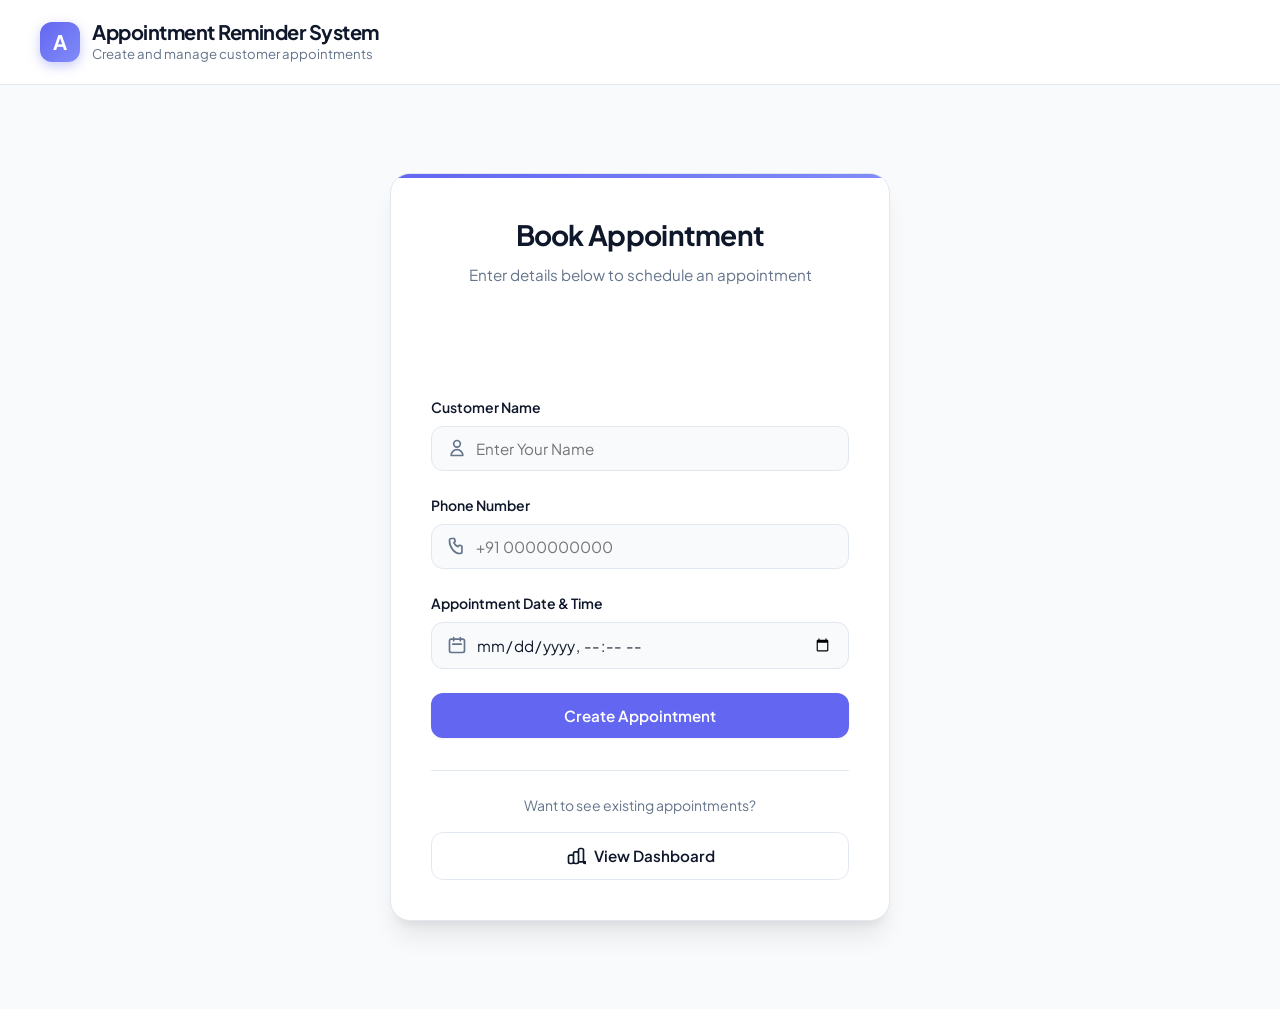
<file: frontend/index.html>
<!DOCTYPE html>
<html lang="en">
<head>
    <meta charset="UTF-8">
    <meta name="viewport" content="width=device-width, initial-scale=1.0">
    <title>Create Appointment | Appointment Reminder System</title>
    <link rel="stylesheet" href="style.css">
</head>
<body>

    <!-- Header Section -->
    <header>
        <div class="header-container">
            <div class="logo-section">
                <div class="logo-icon">A</div>
                <div class="logo-title">
                    <h1>Appointment Reminder System</h1>
                    <p>Create and manage customer appointments</p>
                </div>
            </div>
            <div>
                <!-- Extra desktop nav elements if needed, or empty -->
            </div>
        </div>
    </header>

    <!-- Main Container -->
    <main>
        <div class="form-container">
            <div class="card">
                
                <div class="card-header">
                    <h2>Book Appointment</h2>
                    <p>Enter details below to schedule an appointment</p>
                </div>

                <!-- Alert Banner for Inline Message Feedback -->
                <div id="alertBanner" class="alert">
                    <svg class="alert-icon" fill="none" stroke="currentColor" viewBox="0 0 24 24" xmlns="http://www.w3.org/2000/svg">
                        <path stroke-linecap="round" stroke-linejoin="round" stroke-width="2" d=""></path>
                    </svg>
                    <span id="alertMessage" class="alert-message"></span>
                </div>

                <!-- Appointment Form -->
                <form id="appointmentForm" novalidate>
                    
                    <!-- Customer Name -->
                    <div class="form-group">
                        <label for="name" class="form-label">Customer Name</label>
                        <div class="input-wrapper">
                            <span class="input-icon">
                                <svg fill="none" stroke="currentColor" viewBox="0 0 24 24" xmlns="http://www.w3.org/2000/svg">
                                    <path stroke-linecap="round" stroke-linejoin="round" stroke-width="2" d="M16 7a4 4 0 11-8 0 4 4 0 018 0zM12 14a7 7 0 00-7 7h14a7 7 0 00-7-7z"></path>
                                </svg>
                            </span>
                            <input 
                                type="text" 
                                id="name" 
                                class="form-control" 
                                placeholder="Enter Your Name" 
                                required
                            >
                        </div>
                    </div>

                    <!-- Phone Number -->
                    <div class="form-group">
                        <label for="phone" class="form-label">Phone Number</label>
                        <div class="input-wrapper">
                            <span class="input-icon">
                                <svg fill="none" stroke="currentColor" viewBox="0 0 24 24" xmlns="http://www.w3.org/2000/svg">
                                    <path stroke-linecap="round" stroke-linejoin="round" stroke-width="2" d="M3 5a2 2 0 012-2h3.28a1 1 0 01.94.725l.548 2.2a1 1 0 01-.321.988l-1.305.98a10.582 10.582 0 004.872 4.872l.98-1.305a1 1 0 01.988-.321l2.2.548a1 1 0 01.725.94V19a2 2 0 01-2 2h-1C9.716 21 3 14.284 3 6V5z"></path>
                                </svg>
                            </span>
                            <input 
                                type="tel" 
                                id="phone" 
                                class="form-control" 
                                placeholder="+91 0000000000" 
                                required
                            >
                        </div>
                    </div>

                    <!-- Appointment Date & Time -->
                    <div class="form-group">
                        <label for="time" class="form-label">Appointment Date & Time</label>
                        <div class="input-wrapper">
                            <span class="input-icon">
                                <svg fill="none" stroke="currentColor" viewBox="0 0 24 24" xmlns="http://www.w3.org/2000/svg">
                                    <path stroke-linecap="round" stroke-linejoin="round" stroke-width="2" d="M8 7V3m8 4V3m-9 8h10M5 21h14a2 2 0 002-2V7a2 2 0 00-2-2H5a2 2 0 00-2 2v12a2 2 0 002 2z"></path>
                                </svg>
                            </span>
                            <input 
                                type="datetime-local" 
                                id="time" 
                                class="form-control" 
                                required
                            >
                        </div>
                    </div>

                    <!-- Submit Button -->
                    <button type="submit" id="submitBtn" class="btn btn-primary">
                        <div class="spinner"></div>
                        <span>Create Appointment</span>
                    </button>
                </form>

                <!-- Footer with Navigation to Dashboard -->
                <div class="card-footer">
                    <p class="card-footer-text">Want to see existing appointments?</p>
                    <a href="dashboard.html" class="btn btn-outline">
                        <svg style="width: 1.25rem; height: 1.25rem;" fill="none" stroke="currentColor" viewBox="0 0 24 24" xmlns="http://www.w3.org/2000/svg">
                            <path stroke-linecap="round" stroke-linejoin="round" stroke-width="2" d="M9 19v-6a2 2 0 00-2-2H5a2 2 0 00-2 2v6a2 2 0 002 2h2a2 2 0 002-2zm0 0V9a2 2 0 012-2h2a2 2 0 012 2v10m-6 0a2 2 0 002 2h2a2 2 0 002-2m0 0V5a2 2 0 012-2h2a2 2 0 012 2v14a2 2 0 002 2h2a2 2 0 002-2z"></path>
                        </svg>
                        View Dashboard
                    </a>
                </div>

            </div>
        </div>
    </main>

    <!-- Floating Toast Overlay container -->
    <div id="toastContainer" class="toast-container"></div>

    <script src="script.js"></script>
</body>
</html>
</file>
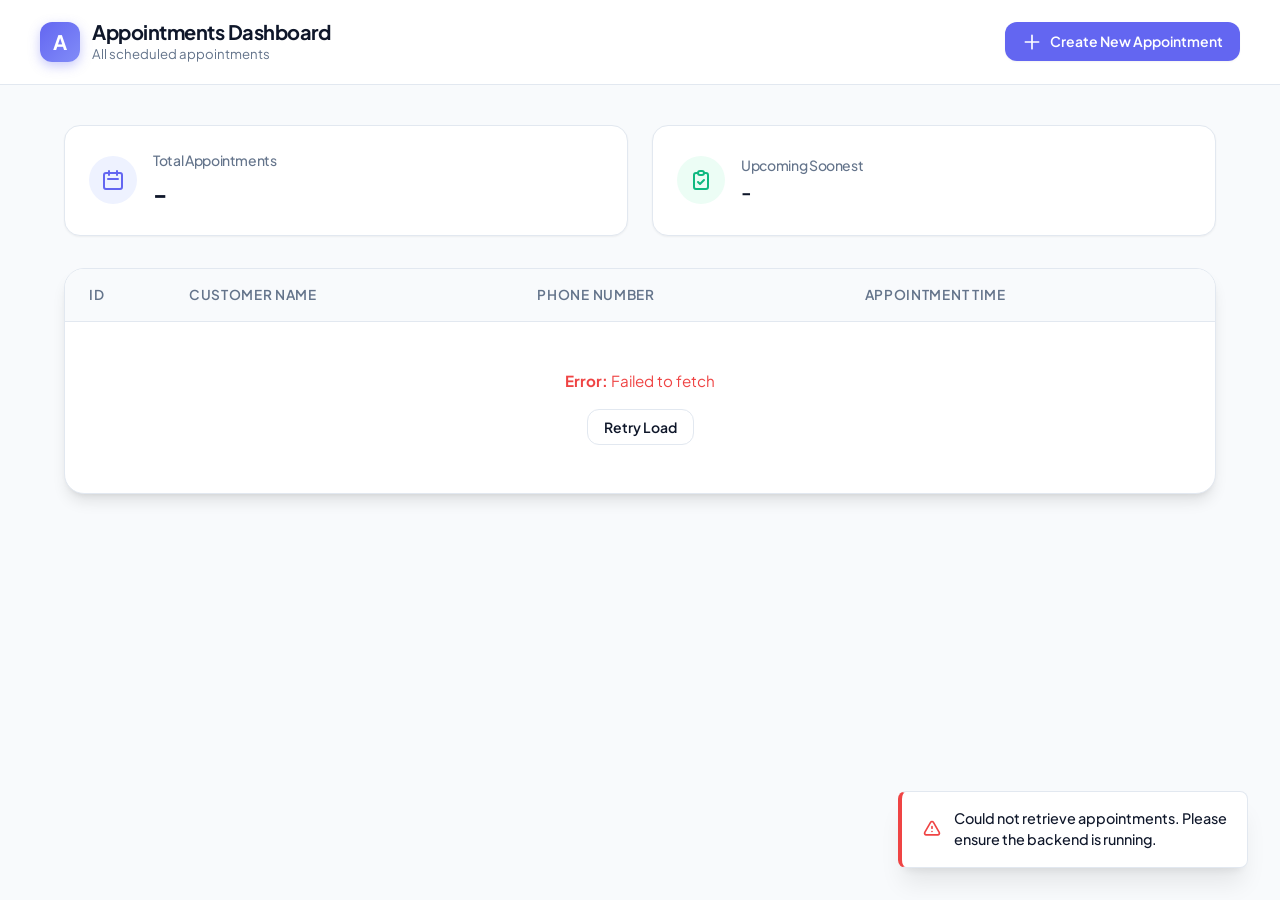
<file: frontend/dashboard.html>
<!DOCTYPE html>
<html lang="en">
<head>
    <meta charset="UTF-8">
    <meta name="viewport" content="width=device-width, initial-scale=1.0">
    <title>Appointments Dashboard | Appointment Reminder System</title>
    <link rel="stylesheet" href="style.css">
</head>
<body>

    <!-- Header Section -->
    <header>
        <div class="header-container">
            <div class="logo-section">
                <div class="logo-icon">A</div>
                <div class="logo-title">
                    <h1>Appointments Dashboard</h1>
                    <p>All scheduled appointments</p>
                </div>
            </div>
            <div>
                <!-- Create New Appointment Button -->
                <a href="index.html" class="btn btn-primary btn-sm">
                    <svg style="width: 1.25rem; height: 1.25rem;" fill="none" stroke="currentColor" viewBox="0 0 24 24" xmlns="http://www.w3.org/2000/svg">
                        <path stroke-linecap="round" stroke-linejoin="round" stroke-width="2" d="M12 4v16m8-8H4"></path>
                    </svg>
                    Create New Appointment
                </a>
            </div>
        </div>
    </header>

    <!-- Main Container -->
    <main>
        
        <!-- Stats summary cards for high-fidelity SaaS dashboard appearance -->
        <div class="stats-grid">
            <div class="stat-card">
                <div class="stat-icon">
                    <svg fill="none" stroke="currentColor" viewBox="0 0 24 24" xmlns="http://www.w3.org/2000/svg">
                        <path stroke-linecap="round" stroke-linejoin="round" stroke-width="2" d="M8 7V3m8 4V3m-9 8h10M5 21h14a2 2 0 002-2V7a2 2 0 00-2-2H5a2 2 0 00-2 2v12a2 2 0 002 2z"></path>
                    </svg>
                </div>
                <div class="stat-details">
                    <h3>Total Appointments</h3>
                    <div id="statTotal" class="stat-value">-</div>
                </div>
            </div>
            
            <div class="stat-card">
                <div class="stat-icon" style="background-color: var(--success-light); color: var(--success);">
                    <svg fill="none" stroke="currentColor" viewBox="0 0 24 24" xmlns="http://www.w3.org/2000/svg">
                        <path stroke-linecap="round" stroke-linejoin="round" stroke-width="2" d="M9 5H7a2 2 0 00-2 2v12a2 2 0 002 2h10a2 2 0 002-2V7a2 2 0 00-2-2h-2M9 5a2 2 0 002 2h2a2 2 0 002-2M9 5a2 2 0 012-2h2a2 2 0 012 2m-6 9l2 2 4-4"></path>
                    </svg>
                </div>
                <div class="stat-details">
                    <h3>Upcoming Soonest</h3>
                    <div id="statNext" class="stat-value" style="font-size: 1.1rem; line-height: 1.4;">-</div>
                </div>
            </div>
        </div>

        <!-- Main Table / Content Card -->
        <div class="table-card">
            
            <!-- Table element -->
            <div class="table-responsive">
                <table class="table" id="appointmentsTable">
                    <thead>
                        <tr>
                            <th style="width: 100px;">ID</th>
                            <th>Customer Name</th>
                            <th>Phone Number</th>
                            <th>Appointment Time</th>
                        </tr>
                    </thead>
                    <tbody id="tableBody">
                        <!-- Skeletons render during load -->
                        <tr class="skeleton-row">
                            <td><div class="skeleton-text" style="width: 40px;"></div></td>
                            <td><div class="skeleton-text" style="width: 140px;"></div></td>
                            <td><div class="skeleton-text" style="width: 120px;"></div></td>
                            <td><div class="skeleton-text" style="width: 180px;"></div></td>
                        </tr>
                        <tr class="skeleton-row">
                            <td><div class="skeleton-text" style="width: 40px;"></div></td>
                            <td><div class="skeleton-text" style="width: 160px;"></div></td>
                            <td><div class="skeleton-text" style="width: 100px;"></div></td>
                            <td><div class="skeleton-text" style="width: 180px;"></div></td>
                        </tr>
                        <tr class="skeleton-row">
                            <td><div class="skeleton-text" style="width: 40px;"></div></td>
                            <td><div class="skeleton-text" style="width: 110px;"></div></td>
                            <td><div class="skeleton-text" style="width: 115px;"></div></td>
                            <td><div class="skeleton-text" style="width: 180px;"></div></td>
                        </tr>
                    </tbody>
                </table>
            </div>

            <!-- Empty State Display -->
            <div id="emptyState" class="empty-state">
                <svg fill="none" stroke="currentColor" viewBox="0 0 24 24" xmlns="http://www.w3.org/2000/svg">
                    <path stroke-linecap="round" stroke-linejoin="round" stroke-width="2" d="M12 8v4l3 3m6-3a9 9 0 11-18 0 9 9 0 0118 0z"></path>
                </svg>
                <h3>No Appointments Scheduled</h3>
                <p>There are currently no customer appointments on the books. Get started by booking a new one.</p>
                <a href="index.html" class="btn btn-primary" style="width: auto;">
                    Schedule Appointment
                </a>
            </div>

        </div>
    </main>

    <!-- Floating Toast Overlay container -->
    <div id="toastContainer" class="toast-container"></div>

    <script src="script.js"></script>
</body>
</html>
</file>
<file: frontend/style.css>
@import url('https://fonts.googleapis.com/css2?family=Plus+Jakarta+Sans:wght@300;400;500;600;700;800&display=swap');

:root {
    --font-sans: 'Plus Jakarta Sans', system-ui, -apple-system, sans-serif;
    
    /* Colors */
    --bg-main: #f8fafc;
    --bg-card: #ffffff;
    --primary: #6366f1;
    --primary-hover: #4f46e5;
    --primary-light: #eef2ff;
    
    --success: #10b981;
    --success-light: #ecfdf5;
    --success-hover: #059669;
    
    --error: #ef4444;
    --error-light: #fef2f2;
    --error-hover: #dc2626;
    
    --text-main: #0f172a;
    --text-muted: #64748b;
    --border: #e2e8f0;
    
    /* Shadows */
    --shadow-sm: 0 1px 2px 0 rgba(0, 0, 0, 0.05);
    --shadow-md: 0 4px 6px -1px rgba(0, 0, 0, 0.1), 0 2px 4px -2px rgba(0, 0, 0, 0.1);
    --shadow-lg: 0 10px 15px -3px rgba(0, 0, 0, 0.1), 0 4px 6px -4px rgba(0, 0, 0, 0.1);
    --shadow-xl: 0 20px 25px -5px rgba(0, 0, 0, 0.08), 0 8px 10px -6px rgba(0, 0, 0, 0.08);
    
    /* Animations */
    --transition-fast: 0.15s cubic-bezier(0.4, 0, 0.2, 1);
    --transition-normal: 0.25s cubic-bezier(0.4, 0, 0.2, 1);
}

* {
    margin: 0;
    padding: 0;
    box-sizing: border-box;
}

body {
    font-family: var(--font-sans);
    background-color: var(--bg-main);
    color: var(--text-main);
    line-height: 1.5;
    min-height: 100vh;
    display: flex;
    flex-direction: column;
}

/* Typography */
h1, h2, h3, h4 {
    font-weight: 700;
    color: var(--text-main);
    letter-spacing: -0.025em;
}

/* Header & Navbar */
header {
    background-color: var(--bg-card);
    border-bottom: 1px solid var(--border);
    padding: 1.25rem 2rem;
    position: sticky;
    top: 0;
    z-index: 10;
}

.header-container {
    max-width: 1200px;
    margin: 0 auto;
    display: flex;
    justify-content: space-between;
    align-items: center;
}

.logo-section {
    display: flex;
    align-items: center;
    gap: 0.75rem;
}

.logo-icon {
    width: 2.5rem;
    height: 2.5rem;
    background: linear-gradient(135deg, var(--primary), #818cf8);
    border-radius: 0.75rem;
    display: flex;
    align-items: center;
    justify-content: center;
    color: white;
    font-weight: 700;
    font-size: 1.25rem;
    box-shadow: 0 4px 12px rgba(99, 102, 241, 0.35);
}

.logo-title h1 {
    font-size: 1.25rem;
    line-height: 1.2;
}

.logo-title p {
    font-size: 0.825rem;
    color: var(--text-muted);
}

/* Main Layout */
main {
    flex: 1;
    width: 100%;
    max-width: 1200px;
    margin: 0 auto;
    padding: 2.5rem 1.5rem;
}

/* Forms & Cards */
.form-container {
    max-width: 500px;
    margin: 3rem auto;
}

.card {
    background-color: var(--bg-card);
    border-radius: 1.25rem;
    border: 1px solid var(--border);
    box-shadow: var(--shadow-xl);
    padding: 2.5rem;
    position: relative;
    overflow: hidden;
}

.card::before {
    content: '';
    position: absolute;
    top: 0;
    left: 0;
    right: 0;
    height: 4px;
    background: linear-gradient(90deg, var(--primary), #818cf8);
}

.card-header {
    margin-bottom: 2rem;
    text-align: center;
}

.card-header h2 {
    font-size: 1.75rem;
    margin-bottom: 0.5rem;
}

.card-header p {
    color: var(--text-muted);
    font-size: 0.95rem;
}

/* Inputs & Labels */
.form-group {
    margin-bottom: 1.5rem;
    position: relative;
}

.form-label {
    display: block;
    font-size: 0.875rem;
    font-weight: 600;
    margin-bottom: 0.5rem;
    color: var(--text-main);
}

.input-wrapper {
    position: relative;
    display: flex;
    align-items: center;
}

.input-icon {
    position: absolute;
    left: 1rem;
    color: var(--text-muted);
    pointer-events: none;
    display: flex;
    align-items: center;
}

.input-icon svg {
    width: 1.25rem;
    height: 1.25rem;
}

.form-control {
    width: 100%;
    padding: 0.75rem 1rem 0.75rem 2.75rem;
    font-family: var(--font-sans);
    font-size: 0.95rem;
    color: var(--text-main);
    background-color: var(--bg-main);
    border: 1px solid var(--border);
    border-radius: 0.75rem;
    transition: var(--transition-fast);
}

.form-control:focus {
    outline: none;
    border-color: var(--primary);
    background-color: var(--bg-card);
    box-shadow: 0 0 0 4px rgba(99, 102, 241, 0.15);
}

/* Buttons */
.btn {
    display: inline-flex;
    align-items: center;
    justify-content: center;
    gap: 0.5rem;
    font-family: var(--font-sans);
    font-size: 0.95rem;
    font-weight: 600;
    padding: 0.75rem 1.5rem;
    border-radius: 0.75rem;
    border: 1px solid transparent;
    cursor: pointer;
    transition: var(--transition-fast);
    text-decoration: none;
    width: 100%;
}

.btn-primary {
    background-color: var(--primary);
    color: white;
    box-shadow: var(--shadow-sm);
}

.btn-primary:hover {
    background-color: var(--primary-hover);
    transform: translateY(-1px);
    box-shadow: var(--shadow-md);
}

.btn-primary:active {
    transform: translateY(0);
}

.btn-outline {
    background-color: transparent;
    border-color: var(--border);
    color: var(--text-main);
}

.btn-outline:hover {
    background-color: var(--bg-main);
    border-color: var(--text-muted);
}

.btn-sm {
    padding: 0.5rem 1rem;
    font-size: 0.875rem;
    width: auto;
}

/* Spinner */
.spinner {
    width: 1.25rem;
    height: 1.25rem;
    border: 2px solid rgba(255, 255, 255, 0.3);
    border-radius: 50%;
    border-top-color: white;
    animation: spin 0.8s linear infinite;
    display: none;
}

@keyframes spin {
    to { transform: rotate(360deg); }
}

.btn-loading .spinner {
    display: block;
}

.btn-loading span {
    display: none;
}

/* Divider & Secondary Actions */
.card-footer {
    margin-top: 2rem;
    padding-top: 1.5rem;
    border-top: 1px solid var(--border);
    display: flex;
    flex-direction: column;
    gap: 1rem;
    align-items: center;
}

.card-footer-text {
    font-size: 0.875rem;
    color: var(--text-muted);
}

/* Dashboard Section */
.dashboard-actions {
    display: flex;
    justify-content: space-between;
    align-items: center;
    margin-bottom: 2rem;
}

.dashboard-title-area h2 {
    font-size: 1.75rem;
    margin-bottom: 0.25rem;
}

.dashboard-title-area p {
    color: var(--text-muted);
    font-size: 0.95rem;
}

/* Mini Stats Grid */
.stats-grid {
    display: grid;
    grid-template-columns: repeat(auto-fit, minmax(220px, 1fr));
    gap: 1.5rem;
    margin-bottom: 2rem;
}

.stat-card {
    background-color: var(--bg-card);
    border: 1px solid var(--border);
    border-radius: 1rem;
    padding: 1.5rem;
    box-shadow: var(--shadow-sm);
    display: flex;
    align-items: center;
    gap: 1rem;
}

.stat-icon {
    width: 3rem;
    height: 3rem;
    border-radius: 50%;
    background-color: var(--primary-light);
    color: var(--primary);
    display: flex;
    align-items: center;
    justify-content: center;
}

.stat-icon svg {
    width: 1.5rem;
    height: 1.5rem;
}

.stat-details h3 {
    font-size: 0.875rem;
    color: var(--text-muted);
    font-weight: 500;
    margin-bottom: 0.25rem;
}

.stat-value {
    font-size: 1.5rem;
    font-weight: 700;
    color: var(--text-main);
}

/* Tables */
.table-card {
    background-color: var(--bg-card);
    border: 1px solid var(--border);
    border-radius: 1.25rem;
    box-shadow: var(--shadow-lg);
    overflow: hidden;
}

.table-responsive {
    width: 100%;
    overflow-x: auto;
}

.table {
    width: 100%;
    border-collapse: collapse;
    text-align: left;
}

.table th {
    background-color: var(--bg-main);
    color: var(--text-muted);
    font-weight: 600;
    font-size: 0.85rem;
    text-transform: uppercase;
    letter-spacing: 0.05em;
    padding: 1rem 1.5rem;
    border-bottom: 1px solid var(--border);
}

.table td {
    padding: 1.25rem 1.5rem;
    border-bottom: 1px solid var(--border);
    font-size: 0.95rem;
    color: var(--text-main);
}

.table tbody tr:last-child td {
    border-bottom: none;
}

.table tbody tr:nth-child(even) {
    background-color: #fafafa;
}

.table tbody tr:hover {
    background-color: var(--primary-light);
    transition: background-color var(--transition-fast);
}

/* Badge styling */
.badge {
    display: inline-flex;
    align-items: center;
    font-size: 0.8rem;
    font-weight: 600;
    padding: 0.25rem 0.6rem;
    border-radius: 9999px;
    background-color: var(--bg-main);
    color: var(--text-muted);
    border: 1px solid var(--border);
}

.badge-id {
    background-color: var(--primary-light);
    color: var(--primary);
    border-color: transparent;
}

/* States */
.empty-state {
    text-align: center;
    padding: 4rem 2rem;
    display: none;
    flex-direction: column;
    align-items: center;
    justify-content: center;
}

.empty-state svg {
    width: 4rem;
    height: 4rem;
    color: var(--text-muted);
    opacity: 0.5;
    margin-bottom: 1.5rem;
}

.empty-state h3 {
    font-size: 1.25rem;
    margin-bottom: 0.5rem;
}

.empty-state p {
    color: var(--text-muted);
    font-size: 0.95rem;
    max-width: 350px;
    margin-bottom: 1.5rem;
}

/* Loading Skeleton Table */
.skeleton-row td {
    position: relative;
    overflow: hidden;
}

.skeleton-text {
    height: 1rem;
    background-color: var(--border);
    border-radius: 0.25rem;
    width: 80%;
    animation: skeleton-pulse 1.5s infinite ease-in-out;
}

@keyframes skeleton-pulse {
    0% { opacity: 0.6; }
    50% { opacity: 1; }
    100% { opacity: 0.6; }
}

.loading-container {
    display: none;
}

/* Alert Banner System */
.alert {
    display: flex;
    align-items: flex-start;
    gap: 0.75rem;
    padding: 1rem 1.25rem;
    border-radius: 0.75rem;
    margin-bottom: 1.5rem;
    font-size: 0.925rem;
    border: 1px solid transparent;
    opacity: 0;
    transform: translateY(-10px);
    transition: opacity var(--transition-normal), transform var(--transition-normal);
}

.alert-show {
    opacity: 1;
    transform: translateY(0);
}

.alert-success {
    background-color: var(--success-light);
    color: var(--success-hover);
    border-color: rgba(16, 185, 129, 0.2);
}

.alert-error {
    background-color: var(--error-light);
    color: var(--error-hover);
    border-color: rgba(239, 68, 68, 0.2);
}

.alert-icon {
    flex-shrink: 0;
    width: 1.25rem;
    height: 1.25rem;
}

.alert-message {
    flex-grow: 1;
    font-weight: 500;
}

/* Toast Container (floating overlay notifications) */
.toast-container {
    position: fixed;
    bottom: 2rem;
    right: 2rem;
    z-index: 100;
    display: flex;
    flex-direction: column;
    gap: 0.75rem;
    max-width: 350px;
    width: calc(100% - 4rem);
}

.toast {
    background-color: var(--bg-card);
    border-left: 4px solid var(--primary);
    border-radius: 0.5rem;
    box-shadow: var(--shadow-xl);
    padding: 1rem 1.25rem;
    display: flex;
    align-items: center;
    gap: 0.75rem;
    transform: translateX(120%);
    transition: transform 0.3s cubic-bezier(0.175, 0.885, 0.32, 1.275);
    border: 1px solid var(--border);
    border-left-width: 4px;
}

.toast.toast-show {
    transform: translateX(0);
}

.toast.toast-success {
    border-left-color: var(--success);
}

.toast.toast-error {
    border-left-color: var(--error);
}

.toast-message {
    font-size: 0.9rem;
    font-weight: 500;
    color: var(--text-main);
}

/* Responsive Overrides */
@media (max-width: 640px) {
    main {
        padding: 1.5rem 1rem;
    }
    
    .card {
        padding: 1.5rem;
    }
    
    .dashboard-actions {
        flex-direction: column;
        align-items: flex-start;
        gap: 1rem;
    }
    
    .dashboard-actions .btn {
        width: 100%;
    }
}
</file>
